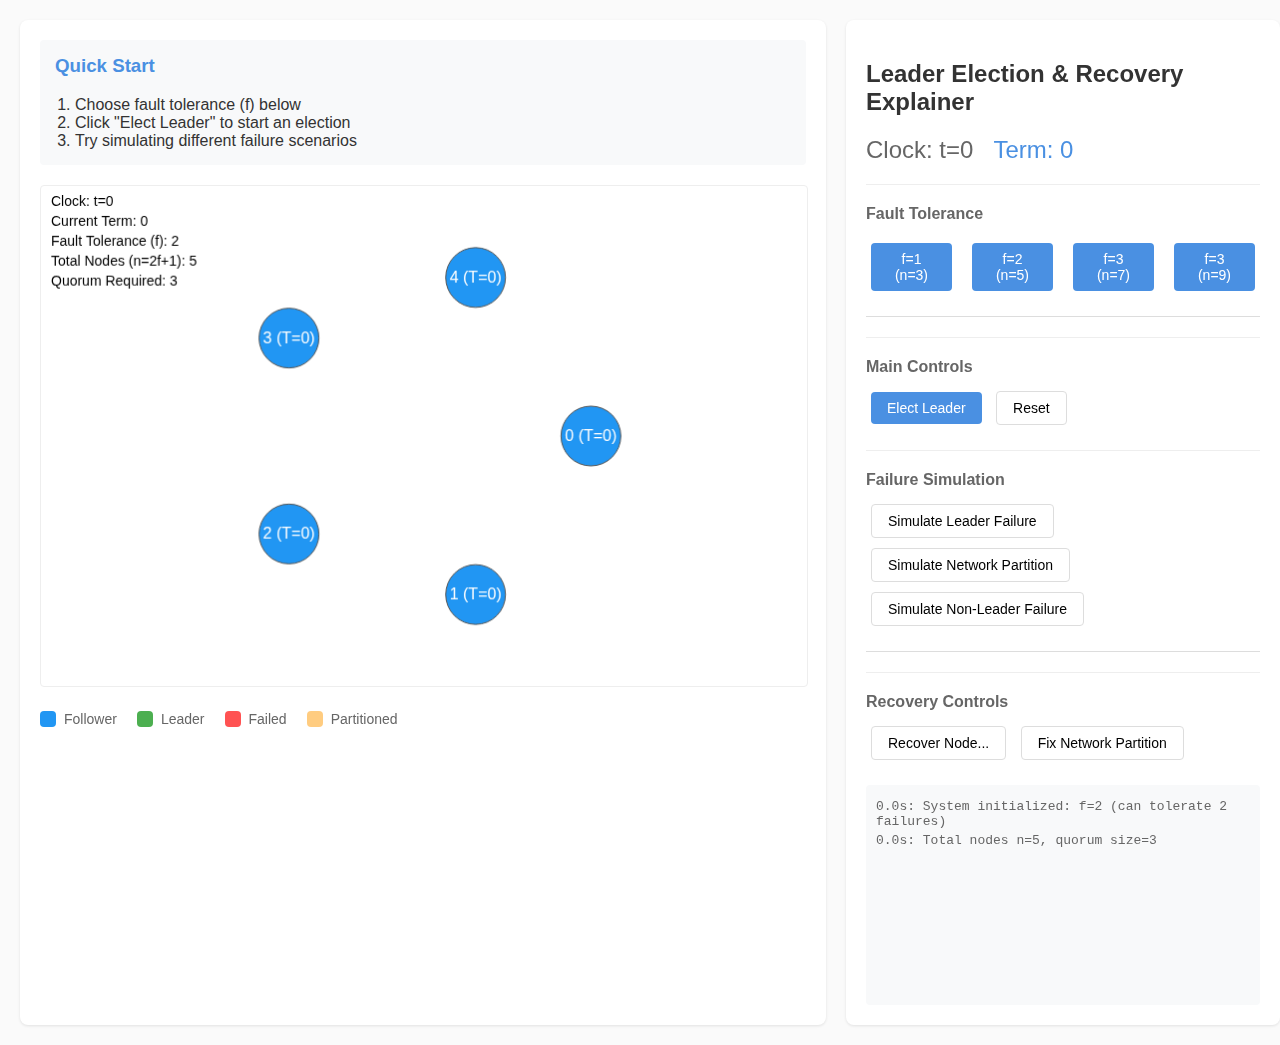
<file: raft.html>
<!DOCTYPE html>
<html lang="en">
<head>
    <meta charset="UTF-8">
    <title>RAFT Consensus Explainer</title>
    <style>
        body {
            font-family: -apple-system, BlinkMacSystemFont, 'Segoe UI', Roboto, Arial, sans-serif;
            margin: 0;
            padding: 20px;
            background-color: #fafafa;
            color: #333;
        }
        .container {
            display: grid;
            grid-template-columns: 65% 35%;
            gap: 20px;
            max-width: 1400px;
            margin: 0 auto;
        }
        .visualization {
            background: white;
            border-radius: 8px;
            padding: 20px;
            box-shadow: 0 1px 3px rgba(0,0,0,0.1);
        }
        .controls {
            background: white;
            padding: 20px;
            border-radius: 8px;
            box-shadow: 0 1px 3px rgba(0,0,0,0.1);
        }
        #canvas {
            width: 100%;
            height: 500px;
            border: 1px solid #eee;
            border-radius: 4px;
            margin-bottom: 20px;
        }
        .legend {
            display: flex;
            gap: 20px;
            margin-bottom: 20px;
            flex-wrap: wrap;
        }
        .legend-item {
            display: flex;
            align-items: center;
            gap: 8px;
            font-size: 14px;
            color: #666;
        }
        .legend-color {
            width: 16px;
            height: 16px;
            border-radius: 4px;
        }
        button {
            background: #fff;
            border: 1px solid #ddd;
            padding: 8px 16px;
            border-radius: 4px;
            cursor: pointer;
            font-size: 14px;
            margin: 5px;
            transition: all 0.2s;
        }
        button:hover {
            background: #f5f5f5;
            border-color: #ccc;
        }
        button.primary {
            background: #4a90e2;
            color: white;
            border: none;
        }
        button.primary:hover {
            background: #357abd;
        }
        .log {
            height: 200px;
            overflow-y: auto;
            background: #f8f9fa;
            padding: 10px;
            border-radius: 4px;
            font-family: monospace;
            font-size: 13px;
            margin-top: 20px;
        }
        .log div {
            margin: 4px 0;
            color: #666;
        }
        .status {
            font-size: 24px;
            margin: 20px 0;
            font-weight: 500;
        }
        .quick-start {
            background: #f8f9fa;
            padding: 15px;
            border-radius: 4px;
            margin-bottom: 20px;
        }
        .quick-start h3 {
            margin-top: 0;
            color: #4a90e2;
        }
        .quick-start ol {
            margin: 0;
            padding-left: 20px;
        }
        .fault-settings {
            display: flex;
            gap: 10px;
            margin: 15px 0;
        }
        .fault-settings button {
            flex: 1;
        }
        .controls-section {
            margin-top: 20px;
            padding-top: 20px;
            border-top: 1px solid #eee;
        }
        .controls-section h3 {
            margin: 0 0 10px 0;
            color: #666;
            font-size: 16px;
        }
        #recoveryOptions {
            display: flex;
            flex-direction: column;
            gap: 5px;
            margin: 10px 0;
            padding: 10px;
            background: #f8f9fa;
            border-radius: 4px;
        }
        #recoveryOptions button {
            text-align: left;
            padding: 8px 12px;
        }
        .status {
            display: flex;
            gap: 20px;
            margin: 20px 0;
            font-size: 24px;
        }
        .clock {
            color: #666;
        }
        .term {
            color: #4a90e2;
        }
    </style>
</head>
<body>
    <div class="container">
        <div class="visualization">
            <div class="quick-start">
                <h3>Quick Start</h3>
                <ol>
                    <li>Choose fault tolerance (f) below</li>
                    <li>Click "Elect Leader" to start an election</li>
                    <li>Try simulating different failure scenarios</li>
                </ol>
            </div>
            <canvas id="canvas"></canvas>
            <div class="legend">
                <div class="legend-item">
                    <div class="legend-color" style="background: #2196f3"></div>
                    Follower
                </div>
                <div class="legend-item">
                    <div class="legend-color" style="background: #4caf50"></div>
                    Leader
                </div>
                <div class="legend-item">
                    <div class="legend-color" style="background: #ff5252"></div>
                    Failed
                </div>
                <div class="legend-item">
                    <div class="legend-color" style="background: #ffcc80"></div>
                    Partitioned
                </div>
            </div>
        </div>
        <div class="controls">
            <h2>Leader Election & Recovery Explainer</h2>
            <div class="status">
                <div class="clock">Clock: t=<span id="clockDisplay">0</span></div>
                <div class="term">Term: <span id="termCounter">0</span></div>
            </div>
            <!-- Fault Tolerance Controls -->
            <div class="controls-section">
                <h3>Fault Tolerance</h3>
                <div class="fault-settings">
                    <button onclick="setFaultTolerance(1)" class="primary">f=1 (n=3)</button>
                    <button onclick="setFaultTolerance(2)" class="primary">f=2 (n=5)</button>
                    <button onclick="setFaultTolerance(3)" class="primary">f=3 (n=7)</button>
                    <button onclick="setFaultTolerance(4)" class="primary">f=3 (n=9)</button>

                </div>
            </div>
            <hr style="margin: 20px 0; border: none; border-top: 1px solid #ddd;">
            <!-- Main Controls -->
            <div class="controls-section">
                <h3>Main Controls</h3>
                <button onclick="electLeader()" class="primary">Elect Leader</button>
                <button onclick="reset()">Reset</button>
            </div>
            
            <!-- Failure Controls -->
            <div class="controls-section">
                <h3>Failure Simulation</h3>
                <button onclick="simulateLeaderFailure()">Simulate Leader Failure</button>
                <button onclick="simulateNetworkPartition()">Simulate Network Partition</button>
                <button onclick="simulateNonLeaderFailure()">Simulate Non-Leader Failure</button>
            </div>
            <hr style="margin: 20px 0; border: none; border-top: 1px solid #ddd;">

            <!-- Recovery Controls -->
            <div class="controls-section">
                <h3>Recovery Controls</h3>
                <button onclick="recoverNode()">Recover Node...</button>
                <div id="recoveryOptions" style="display: none; margin-top: 10px;"></div>
                <button onclick="fixPartition()">Fix Network Partition</button>
            </div>
            
            <div class="log" id="log"></div>
        </div>
    </div>
    <script src="raft.js"></script>
</body>
</html>
</file>
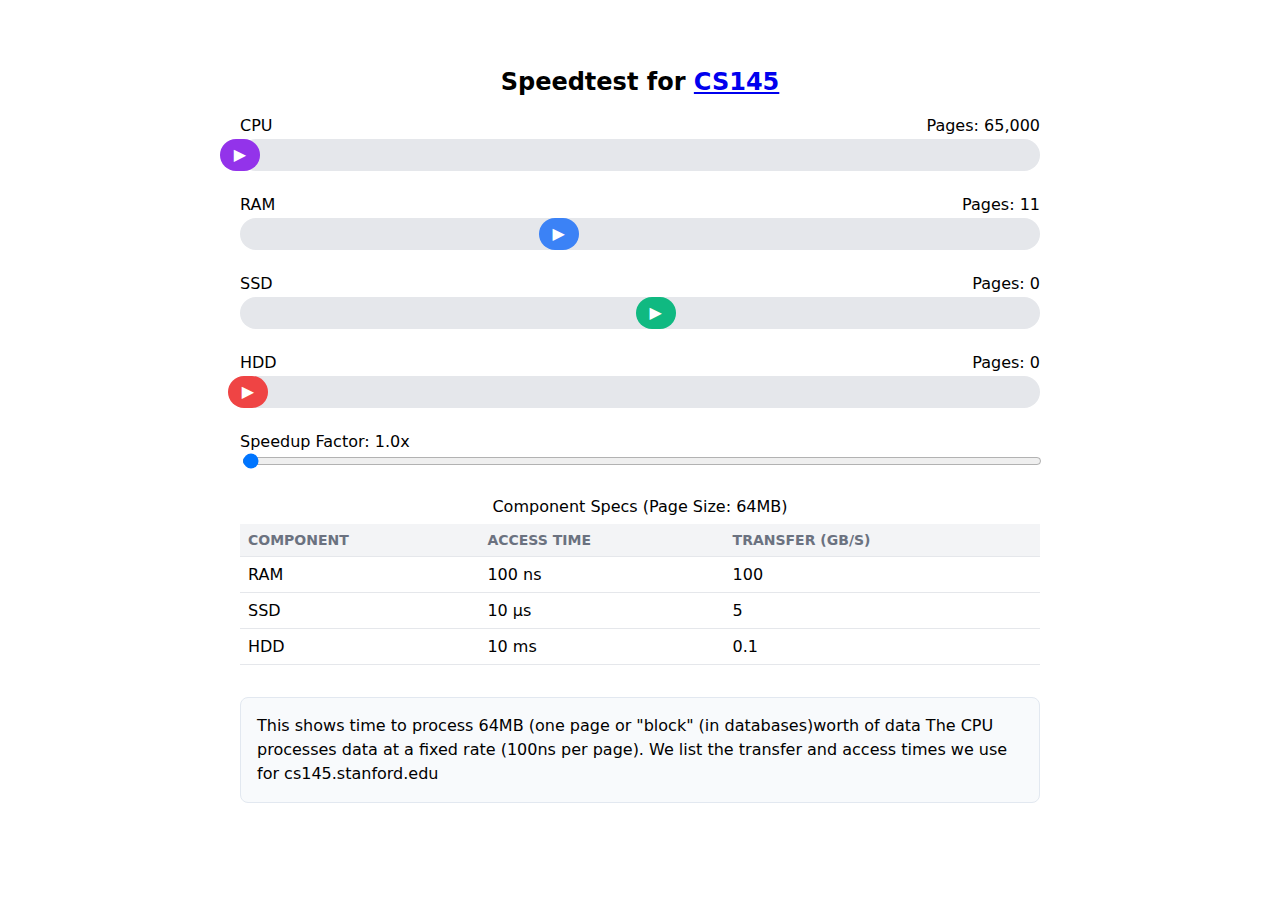
<file: speedtest.html>
<!DOCTYPE html>
<html>
<head>
    <title>Speedtest for cs145</title>
    <style>
        body {
            font-family: system-ui, -apple-system, sans-serif;
            max-width: 800px;
            margin: 2rem auto;
            padding: 1rem;
        }
        .runner {
            margin-bottom: 1.5rem;
        }
        .runner-header {
            display: flex;
            justify-content: space-between;
            margin-bottom: 0.25rem;
        }
        .progress-bar {
            width: 100%;
            height: 2rem;
            background-color: #e5e7eb;
            border-radius: 9999px;
            position: relative;
        }
        .runner-indicator {
            position: absolute;
            width: 40px;
            height: 2rem;
            border-radius: 9999px;
            display: flex;
            align-items: center;
            justify-content: center;
            transition: left 100ms linear;
        }
        .runner-indicator::after {
            content: '▶';
            color: white;
        }
        table {
            width: 100%;
            border-collapse: collapse;
            margin-top: 1.5rem;
        }
        th, td {
            padding: 0.5rem;
            text-align: left;
            border-bottom: 1px solid #e5e7eb;
        }
        th {
            background-color: #f3f4f6;
            font-size: 0.875rem;
            text-transform: uppercase;
            color: #6b7280;
        }
        .slider-container {
            margin: 1.5rem 0;
        }
        #speedup-slider {
            width: 100%;
        }
        .explanation {
            margin-top: 2rem;
            padding: 1rem;
            background-color: #f8fafc;
            border-radius: 0.5rem;
            border: 1px solid #e2e8f0;
            line-height: 1.5;
        }
    </style>
</head>
<body>
    <h2 style="text-align: center; font-weight: bold; font-size: 1.5rem;">Speedtest for <a href="https://cs145.stanford.edu"> CS145</a></h2>
    
    <div id="runners"></div>
    
    <div class="slider-container">
        <label for="speedup-slider">
            Speedup Factor: <span id="speedup-value">1.0</span>x
        </label>
        <input type="range" id="speedup-slider" min="0.1" max="1000" step="0.1" value="1">
    </div>

    <table>
        <caption style="margin-bottom: 0.5rem;">Component Specs (Page Size: 64MB)</caption>
        <thead>
            <tr>
                <th>Component</th>
                <th>Access Time</th>
                <th>Transfer (GB/s)</th>
            </tr>
        </thead>
        <tbody>
            <tr>
                <td>RAM</td>
                <td>100 ns</td>
                <td>100</td>
            </tr>
            <tr>
                <td>SSD</td>
                <td>10 μs</td>
                <td>5</td>
            </tr>
            <tr>
                <td>HDD</td>
                <td>10 ms</td>
                <td>0.1</td>
            </tr>
        </tbody>
    </table>

    <div class="explanation">
        This shows time to process 64MB (one page or "block" (in databases)worth of data The CPU processes data at a fixed rate (100ns per page). We list the transfer and access times we use for cs145.stanford.edu
    </div>

    <script>
        const MB = 1.0;
        const PageSizeMB = 64.0 * MB;

        class IOdevice {
            constructor(accessTime, scanSpeed, C_w) {
                this.C_r = 1.0;
                this.C_w = C_w;
                this.accessTime = accessTime;
                this.scanSpeed = scanSpeed;
            }

            readPagesCost(numPages) {
                numPages = Math.ceil(numPages);
                let tsecs = numPages * this.accessTime;
                tsecs += (numPages * PageSizeMB) / this.scanSpeed;
                return tsecs;
            }

            writePagesCost(numPages) {
                return this.C_w * this.readPagesCost(numPages);
            }
        }

        class CPU {
            constructor(clockSpeed, ipc) {
                this.clockSpeed = clockSpeed;
                this.ipc = ipc;
            }

            processPageCost() {
                return 100e-9;
            }
        }

        const ram2024 = new IOdevice(100 * Math.pow(10, -9), 100.0 * 1024, 1.0);
        const ssd2024 = new IOdevice(10 * Math.pow(10, -6), 5.0 * 1024, 1.0);
        const hdd2024 = new IOdevice(10 * Math.pow(10, -3), 100.0, 1.0);
        const cpu2024 = new CPU(3.5, 4);

        const devices = {
            cpu: { device: cpu2024, color: '#9333ea', label: 'CPU' },
            ram: { device: ram2024, color: '#3b82f6', label: 'RAM' },
            ssd: { device: ssd2024, color: '#10b981', label: 'SSD' },
            hdd: { device: hdd2024, color: '#ef4444', label: 'HDD' }
        };

        const components = {};
        Object.keys(devices).forEach(key => {
            components[key] = { progress: 0, pages: 0 };
        });

        function createRunner(key, device) {
            const runnerDiv = document.createElement('div');
            runnerDiv.className = 'runner';
            runnerDiv.innerHTML = `
                <div class="runner-header">
                    <span>${device.label}</span>
                    <span>Pages: <span id="${key}-pages">0</span></span>
                </div>
                <div class="progress-bar">
                    <div class="runner-indicator" id="${key}-indicator" 
                         style="background-color: ${device.color}; left: 0%"></div>
                </div>
            `;
            return runnerDiv;
        }

        const runnersContainer = document.getElementById('runners');
        Object.entries(devices).forEach(([key, device]) => {
            runnersContainer.appendChild(createRunner(key, device));
        });

        const speedupSlider = document.getElementById('speedup-slider');
        const speedupValue = document.getElementById('speedup-value');
        let speedupFactor = 1;

        speedupSlider.addEventListener('input', (e) => {
            speedupFactor = parseFloat(e.target.value);
            speedupValue.textContent = speedupFactor.toFixed(1);
        });

        setInterval(() => {
            const timeElapsed = 0.05 * speedupFactor;

            Object.entries(devices).forEach(([key, { device }]) => {
                let pagesProcessed;
                if (key === 'cpu') {
                    pagesProcessed = timeElapsed / device.processPageCost();
                } else {
                    pagesProcessed = timeElapsed / device.readPagesCost(1);
                }

                components[key].progress = (components[key].progress + pagesProcessed) % 100;
                components[key].pages += Math.floor((components[key].progress + pagesProcessed) / 100);

                const indicator = document.getElementById(`${key}-indicator`);
                const pagesElement = document.getElementById(`${key}-pages`);
                
                indicator.style.left = `calc(${components[key].progress}% - 20px)`;
                pagesElement.textContent = components[key].pages.toLocaleString();
            });
        }, 50);
    </script>
</body>
</html>
</file>
